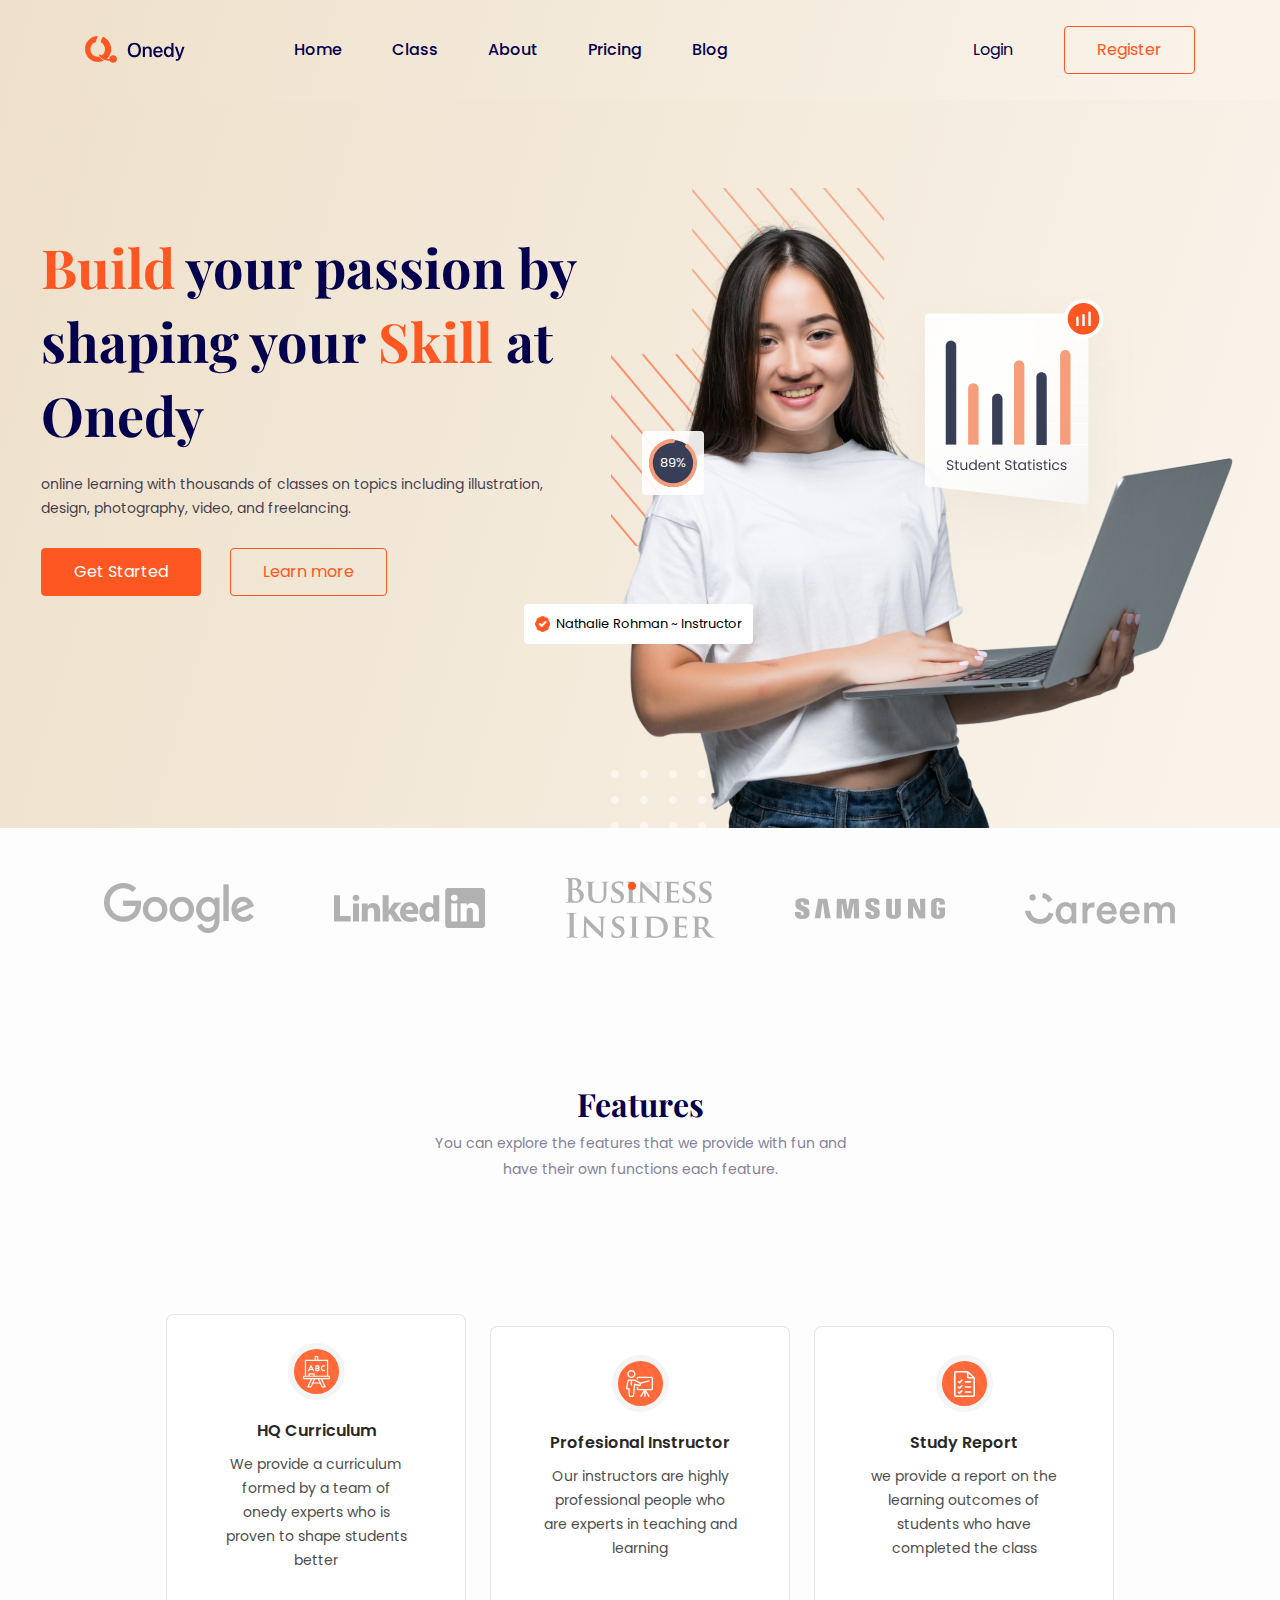
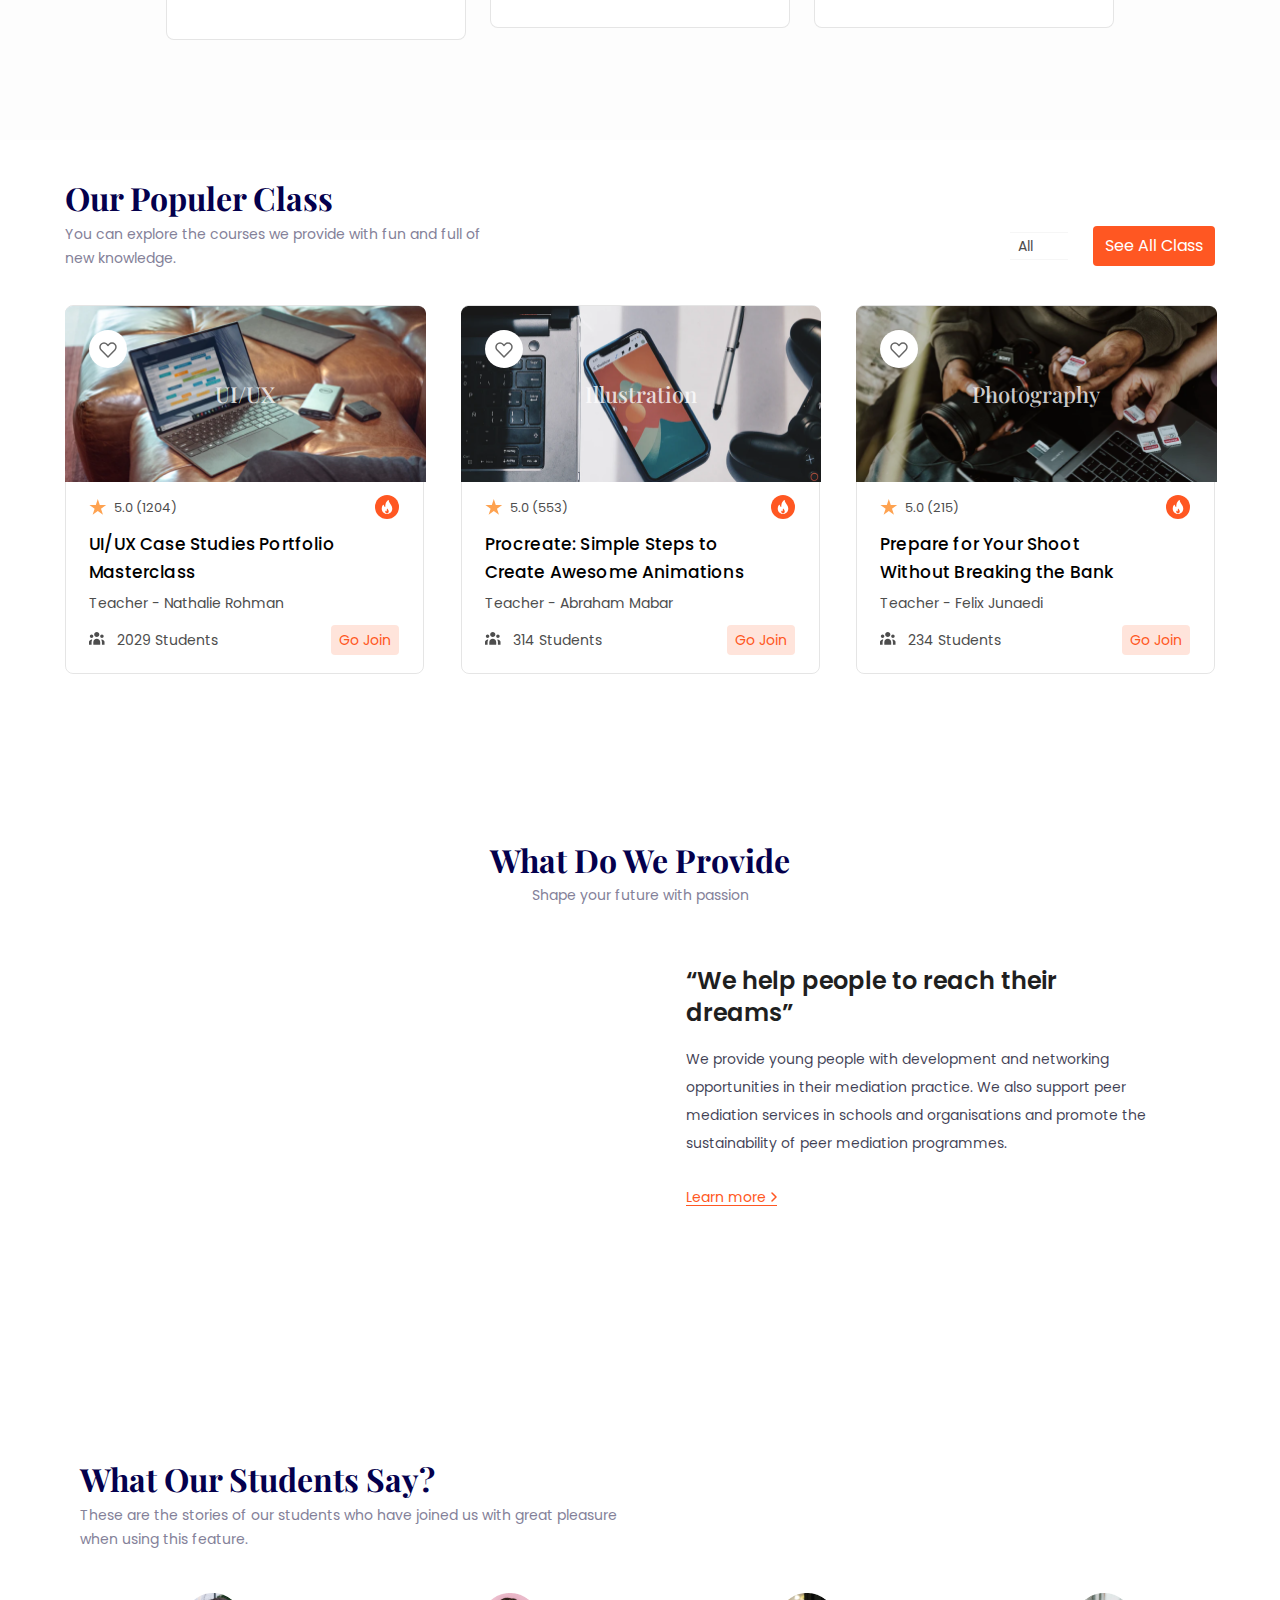
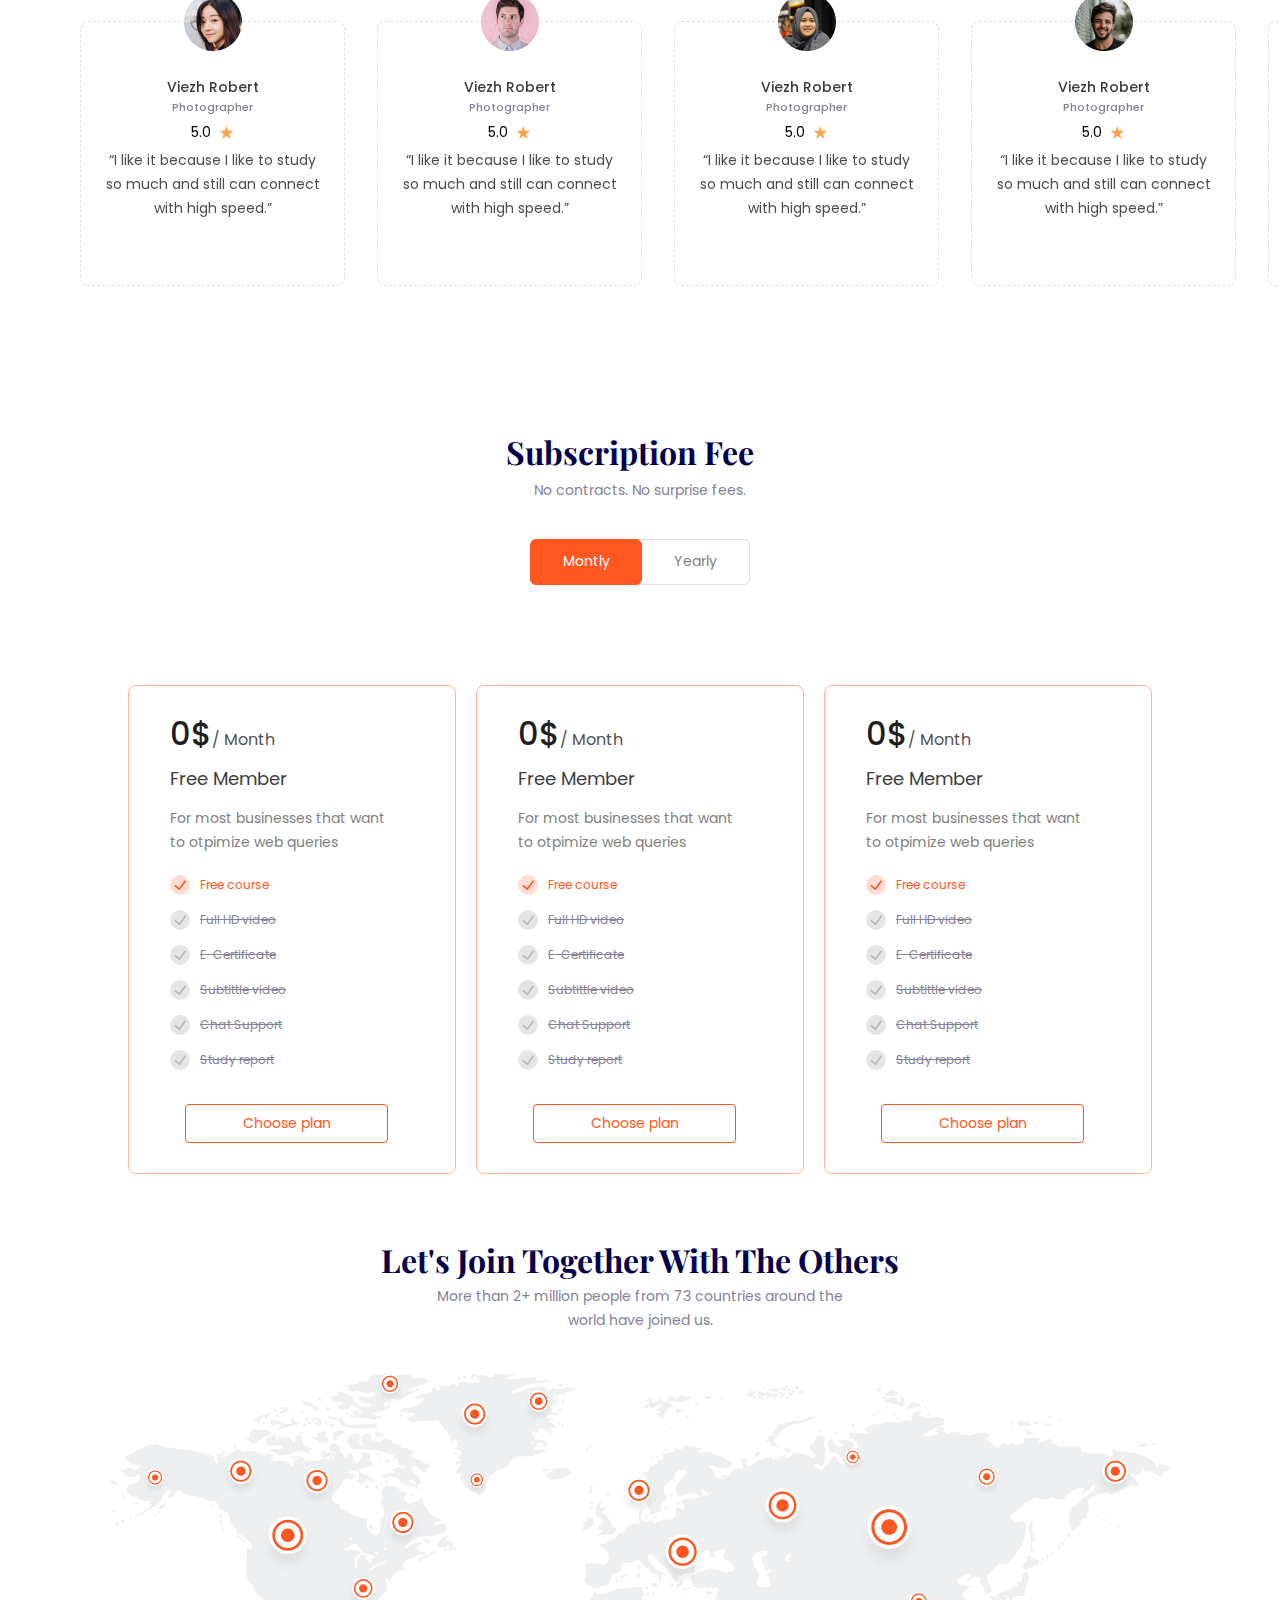
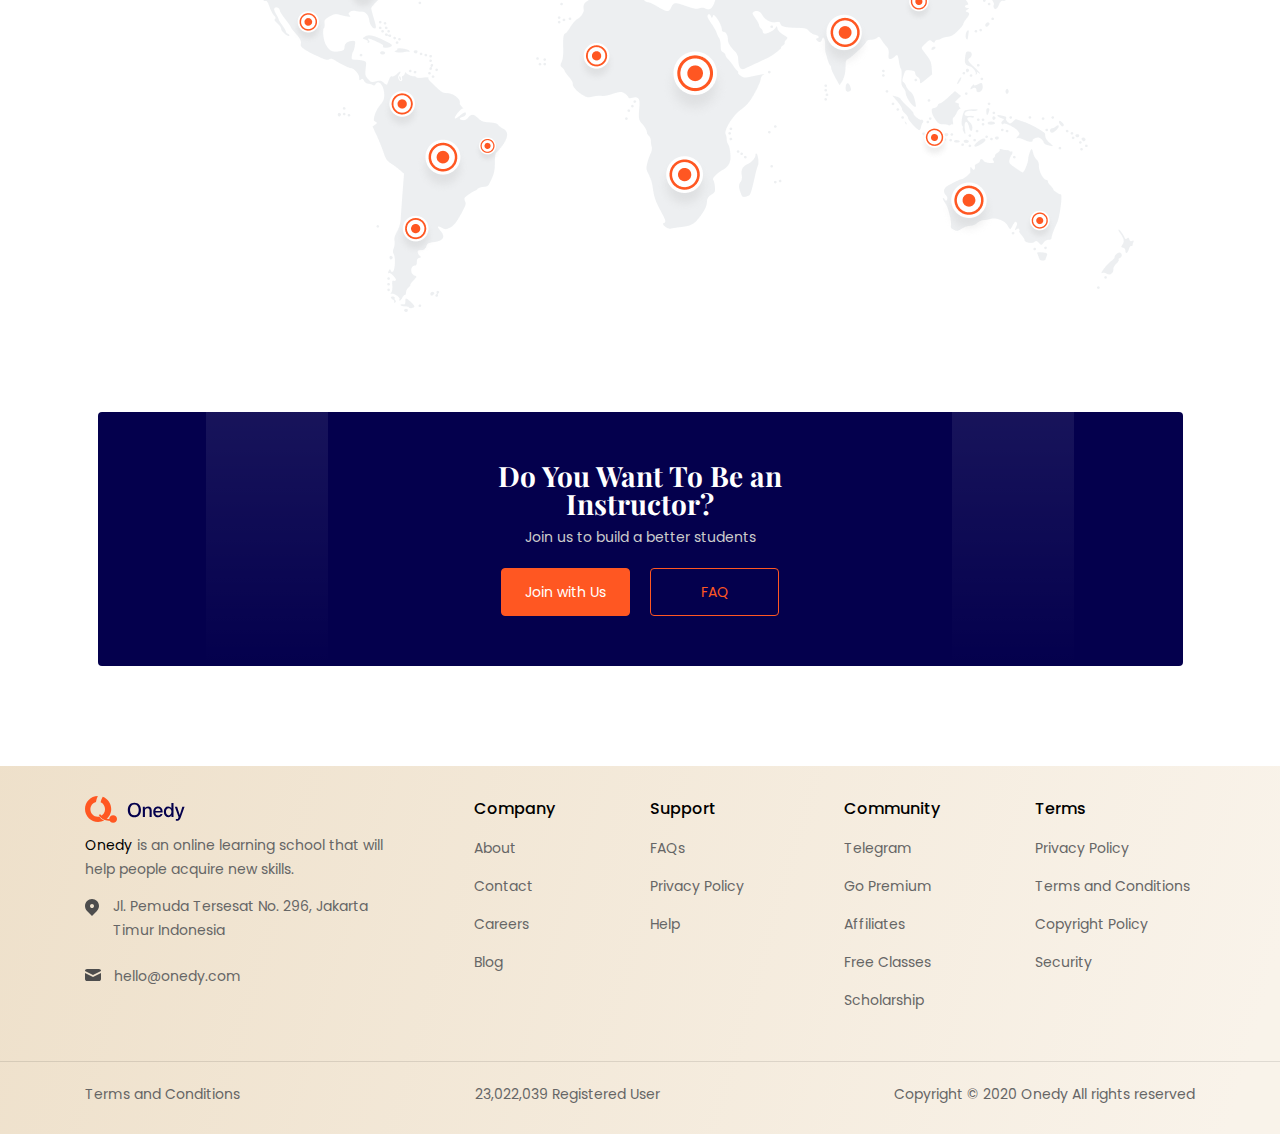
<file: oneDy/index.html>
<!DOCTYPE html>
<html lang="en">

<head>
	<meta charset="UTF-8" />
	<meta http-equiv="X-UA-Compatible" content="IE=edge" />
	<meta name="viewport" content="width=device-width, initial-scale=1.0" />
	<link
		href="https://fonts.googleapis.com/css2?family=Playfair+Display:wght@400;500;600;700&family=Poppins:wght@200;300;500;700&display=swap"
		rel="stylesheet" />
	<link rel="stylesheet" href="https://cdnjs.cloudflare.com/ajax/libs/font-awesome/5.15.3/css/all.min.css"
		integrity="sha512-iBBXm8fW90+nuLcSKlbmrPcLa0OT92xO1BIsZ+ywDWZCvqsWgccV3gFoRBv0z+8dLJgyAHIhR35VZc2oM/gI1w=="
		crossorigin="anonymous" referrerpolicy="no-referrer" />
	<link rel="stylesheet" href="https://unpkg.com/swiper/swiper-bundle.min.css" />
	<link rel="stylesheet" href="css/slick.css">
	<link rel="stylesheet" href="css/main.css" />
	<title>OneDy</title>
</head>

<body>
	<header class="header">
		<div class="header__nav">
			<div class="container">
				<div class="header__inner">
					<div class="header__logo">
						<a href="#">
							<img src="assets/img/logo-web.svg" alt="" />
						</a>
					</div>
					<div class="header__bars">
						<img src="assets/img/bars.svg" alt="">
					</div>
					<div class="header__times">
						<img src="assets/img/times.svg" alt="">
					</div>
					<div class="header__content">
						<ul class="header__menu">
							<li class="header__item">
								<a href="#home" class="header__link">Home</a>
							</li>
							<li class="header__item">
								<a href="#class" class="header__link">Class</a>
							</li>
							<li class="header__item">
								<a href="#about" class="header__link">About</a>
							</li>
							<li class="header__item">
								<a href="#pricing" class="header__link">Pricing</a>
							</li>
							<li class="header__item">
								<a href="#blog" class="header__link">Blog</a>
							</li>
						</ul>
						<div class="header__auth">
							<a href="#login" class="header__btn btn-link">Login</a>
							<a href="#register" class="header__btn btn-outline-link">Register</a>
						</div>
					</div>
				</div>
			</div>
		</div>
		<div class="header__home" id="home">
			<div class="header__home-inner">
				<div class="header__home-content">
					<div class="header__home-title">
						<span>Build</span> your passion by <br>shaping your <span>Skill</span> at <br>Onedy
					</div>
					<div class="header__home-text">
						online learning with thousands of classes on topics including illustration, design, photography,
						video, and freelancing.
					</div>
					<div class="header__home-link">
						<a href="#start" class=" header__btn header__home-btn">Get Started</a>
						<a href="#learn" class=" header__btn header__home-outline-btn">Learn more</a>
					</div>
				</div>
				<div class="header__home-img">
					<div class="header__woman-img">
						<img src="assets/img/asian-woman.png" alt="woman img">
					</div>
					<div class="header__home-circle">
						<img src="assets/img/Ellipse 188.svg" alt="">
						<span>89%</span>
					</div>
					<div class="header__home-rectangle">
						<img src="assets/img/Vector.png" alt="">
						<span>Nathalie Rohman ~ Instructor</span>
					</div>
				</div>
			</div>
		</div>
	</header>

	<section class="company">
		<div class="company__logos">
			<div class="container">
				<div class="company__inner">
					<a href="https://www.google.com/" target="_blank">
						<img src="assets/img/google.png" alt="">
					</a>
					<a href="https://www.linkedin.com/" target="_blank">
						<img src="assets/img/linkedin.png" alt="">
					</a>
					<a href="https://www.businessinsider.com/" target="_blank">
						<img src="assets/img/business-insider.png" alt="">
					</a>
					<a href=" https://www.samsung.com/" target="_blank">
						<img src="assets/img/samsung.png" alt="">
					</a>
					<a href="https://www.careem.com/" target="_blank">
						<img src="assets/img/careem.png" alt="">
					</a>
				</div>
			</div>
		</div>
		<div class="company__features">
			<div class="container">
				<div class="company__features-body">
					<div class="company__features-inner">
						<div class="company__features-title">
							Features
						</div>
						<div class="company__features-text">
							You can explore the features that we provide with fun and have their own functions each feature.
						</div>
					</div>
					<div class="company__features-content">
						<div class="company__features-cards">
							<div class="company__features-card">
								<div class="company__features-card-img">
									<img src="assets/img/card-2.svg" alt="card img 1">
									<img src="assets/img/features-card__bg.png" alt="MAsk group" class="mask__group">
								</div>
								<div class="company__features-card-body">
									<div class="company__features-card-title">
										HQ Curriculum
									</div>
									<div class="company__features-card-text">
										We provide a curriculum formed by a team of onedy experts who is proven to shape students
										better
									</div>
								</div>
							</div>
							<div class="company__features-card">
								<div class="company__features-card-img">
									<img src="assets/img/card-1.svg" alt="card img 1">
									<img src="assets/img/features-card__bg.png" alt="MAsk group" class="mask__group">
								</div>
								<div class="company__features-card-body">
									<div class="company__features-card-title">
										Profesional Instructor
									</div>
									<div class="company__features-card-text">
										Our instructors are highly professional people who are experts in teaching and learning
									</div>
								</div>
							</div>
							<div class="company__features-card">
								<div class="company__features-card-img">
									<img src="assets/img/card-3.svg" alt="card img 1">
									<img src="assets/img/features-card__bg.png" alt="MAsk group" class="mask__group">
								</div>
								<div class="company__features-card-body">
									<div class="company__features-card-title">
										Study Report
									</div>
									<div class="company__features-card-text">
										we provide a report on the learning outcomes of students who have completed the class
									</div>
								</div>
							</div>
						</div>
					</div>
				</div>
			</div>
		</div>
	</section>

	<section id="class" class="class">
		<div class="container">
			<div class="class__header">
				<div class="class__header-title">
					Our Populer Class
				</div>
				<div class="class__header-text">
					<div class="class__header-text-p">
						You can explore the courses we provide with fun and full of new knowledge.
					</div>
					<div class="class__header-text-form">
						<div class="class__header-text-form-dropdown">
							All
						</div>
						<div class="class__header-text-form-select">
							See All Class
						</div>
					</div>
				</div>
			</div>
			<div class="class__body">
				<div class="class__body-cards">
					<div class="class__body-card">
						<div class="class__body-card-img">
							<img src="assets/img/our-class_card_img_01.png" alt="UX/UI img">
							<div class=" class__body-card-text">
								UI/UX
							</div>
						</div>
						<div class="class__body-card-inner">
							<div class="class__body-card-inner-flex">
								<span class="class__body-card-inner-flex-one">
									<img src="assets/img/Star 1.svg" alt="">
									<span>5.0 (1204)</span>
								</span>
								<span class="class__body-card-inner-flex-two">
									<img src="assets/img/fire.svg" alt="">
								</span>
							</div>
							<div class="class__body-card-inner-title">
								<div class="class__body-card-inner-title-title">
									UI/UX Case Studies Portfolio Masterclass
								</div>
								<div class="class__body-card-inner-title-text">
									Teacher - Nathalie Rohman
								</div>
							</div>
							<div class="class__body-card-inner-footer">
								<div class="class__body-card-inner-footer-left">
									<span>
										2029 Students
									</span>
									<a href="#">Go Join</a>
								</div>
							</div>
						</div>
					</div>
					<div class="class__body-card">
						<div class="class__body-card-img">
							<img src="assets/img/our-class_card_img_02.png" alt="UX/UI img">
							<div class=" class__body-card-text">
								Illustration
							</div>
						</div>
						<div class="class__body-card-inner">
							<div class="class__body-card-inner-flex">
								<span class="class__body-card-inner-flex-one">
									<img src="assets/img/Star 1.svg" alt="">
									<span>5.0 (553)</span>
								</span>
								<span class="class__body-card-inner-flex-two">
									<img src="assets/img/fire.svg" alt="">
								</span>
							</div>
							<div class="class__body-card-inner-title">
								<div class="class__body-card-inner-title-title">
									Procreate: Simple Steps to Create Awesome Animations
								</div>
								<div class="class__body-card-inner-title-text">
									Teacher - Abraham Mabar
								</div>
							</div>
							<div class="class__body-card-inner-footer">
								<div class="class__body-card-inner-footer-left">
									<span>
										314 Students
									</span>
									<a href="#">Go Join</a>
								</div>
							</div>
						</div>
					</div>
					<div class="class__body-card">
						<div class="class__body-card-img">
							<img src="assets/img/our-class_card_img_03.png" alt="UX/UI img">
							<div class=" class__body-card-text">
								Photography
							</div>
						</div>
						<div class="class__body-card-inner">
							<div class="class__body-card-inner-flex">
								<span class="class__body-card-inner-flex-one">
									<img src="assets/img/Star 1.svg" alt="">
									<span>5.0 (215)</span>
								</span>
								<span class="class__body-card-inner-flex-two">
									<img src="assets/img/fire.svg" alt="">
								</span>
							</div>
							<div class="class__body-card-inner-title">
								<div class="class__body-card-inner-title-title">
									Prepare for Your Shoot Without Breaking the Bank
								</div>
								<div class="class__body-card-inner-title-text">
									Teacher - Felix Junaedi
								</div>
							</div>
							<div class="class__body-card-inner-footer">
								<div class="class__body-card-inner-footer-left">
									<span>
										234 Students
									</span>
									<a href="#">Go Join</a>
								</div>
							</div>
						</div>
					</div>
				</div>
			</div>
		</div>
	</section>

	<section id="about" class="about">
		<div class="about__wrapper">
			<div class="about__header">
				<div class="about__title">
					What Do We Provide
				</div>
				<div class="about__text">
					Shape your future with passion
				</div>
			</div>
			<div class="about__body">
				<div class="about__body-left">
					<iframe src="https://www.youtube.com/embed/tZrpoSUQCJ0" title="YouTube video player" frameborder="0"
						allowfullscreen>
					</iframe>
					<div class="about__body-left circle">

					</div>
				</div>
				<div class="about__body-right">
					<div class="about__body-right-header">
						“We help people to reach their dreams”
					</div>
					<div class="about__body-right-body">
						We provide young people with development and networking opportunities in their mediation practice. We
						also support peer mediation services in schools and organisations and promote the sustainability of
						peer mediation programmes.
					</div>
					<div class="about__body-right-footer">
						<a href="#">Learn more</a>
					</div>
				</div>
			</div>
		</div>
	</section>

	<section id="pricing" class="pricing">
		<div class="pricing__container">
			<div class="pricing__header">
				<div class="pricing__title">
					What Our Students Say?
				</div>
				<div class="pricing__text">
					These are the stories of our students who have joined us with great pleasure when using this feature.
				</div>
			</div>
			<div class="pricing__body swiper-container ">
				<div class="pricing__cards swiper-wrapper">
					<div class="pricing__card swiper-slide">
						<div class="pricing__card-img">
							<img src="assets/img/student-img_01.png" alt="student img">
						</div>
						<div class="pricing__card-body">
							<div class="pricing__card-body-title">
								Viezh Robert
								<span>Photographer</span>
							</div>
							<div class="pricing__card-body-icon">
								<span>5.0</span>
								<img src="assets/img/Star 1.svg" alt="Start img">
							</div>
							<div class="pricing__card-body-text">
								“I like it because I like to study so much and still can connect with high speed.”
							</div>
						</div>
					</div>
					<div class="pricing__card swiper-slide">
						<div class="pricing__card-img">
							<img src="assets/img/student-img_02.png" alt="student img">
						</div>
						<div class="pricing__card-body">
							<div class="pricing__card-body-title">
								Viezh Robert
								<span>Photographer</span>
							</div>
							<div class="pricing__card-body-icon">
								<span>5.0</span>
								<img src="assets/img/Star 1.svg" alt="Start img">
							</div>
							<div class="pricing__card-body-text">
								“I like it because I like to study so much and still can connect with high speed.”
							</div>
						</div>
					</div>
					<div class="pricing__card swiper-slide">
						<div class="pricing__card-img">
							<img src="assets/img/student-img_03.png" alt="student img">
						</div>
						<div class="pricing__card-body">
							<div class="pricing__card-body-title">
								Viezh Robert
								<span>Photographer</span>
							</div>
							<div class="pricing__card-body-icon">
								<span>5.0</span>
								<img src="assets/img/Star 1.svg" alt="Start img">
							</div>
							<div class="pricing__card-body-text">
								“I like it because I like to study so much and still can connect with high speed.”
							</div>
						</div>
					</div>
					<div class="pricing__card swiper-slide">
						<div class="pricing__card-img">
							<img src="assets/img/student-img_04.png" alt="student img">
						</div>
						<div class="pricing__card-body">
							<div class="pricing__card-body-title">
								Viezh Robert
								<span>Photographer</span>
							</div>
							<div class="pricing__card-body-icon">
								<span>5.0</span>
								<img src="assets/img/Star 1.svg" alt="Start img">
							</div>
							<div class="pricing__card-body-text">
								“I like it because I like to study so much and still can connect with high speed.”
							</div>
						</div>
					</div>
					<div class="pricing__card swiper-slide">
						<div class="pricing__card-img">
							<img src="assets/img/student-img_01.png" alt="student img">
						</div>
						<div class="pricing__card-body">
							<div class="pricing__card-body-title">
								Viezh Robert
								<span>Photographer</span>
							</div>
							<div class="pricing__card-body-icon">
								<span>5.0</span>
								<img src="assets/img/Star 1.svg" alt="Start img">
							</div>
							<div class="pricing__card-body-text">
								“I like it because I like to study so much and still can connect with high speed.”
							</div>
						</div>
					</div>
					<div class="pricing__card swiper-slide">
						<div class="pricing__card-img">
							<img src="assets/img/student-img_02.png" alt="student img">
						</div>
						<div class="pricing__card-body">
							<div class="pricing__card-body-title">
								Viezh Robert
								<span>Photographer</span>
							</div>
							<div class="pricing__card-body-icon">
								<span>5.0</span>
								<img src="assets/img/Star 1.svg" alt="Start img">
							</div>
							<div class="pricing__card-body-text">
								“I like it because I like to study so much and still can connect with high speed.”
							</div>
						</div>
					</div>
					<div class="pricing__card swiper-slide">
						<div class="pricing__card-img">
							<img src="assets/img/student-img_03.png" alt="student img">
						</div>
						<div class="pricing__card-body">
							<div class="pricing__card-body-title">
								Viezh Robert
								<span>Photographer</span>
							</div>
							<div class="pricing__card-body-icon">
								<span>5.0</span>
								<img src="assets/img/Star 1.svg" alt="Start img">
							</div>
							<div class="pricing__card-body-text">
								“I like it because I like to study so much and still can connect with high speed.”
							</div>
						</div>
					</div>
				</div>
				<div class="swiper-pagination"></div>
			</div>
		</div>
	</section>

	<section class="subscription">
		<div class="container">
			<div class="subscription__container">

				<div class="subscription__card-header">
					<div class="subscription__card-title">Subscription Fee</div>
					<div class="subscription__card-text">No contracts. No surprise fees.</div>
					<div class="subscription__card-btn-group">
						<a href="#" class="subscription__card-btn-group-btn btn-left">Montly</a>
						<a href="#" class="subscription__card-btn-group-btn btn-right">Yearly</a>
					</div>
				</div>

				<div class="subscription__cards">
					<div class="subscription__card">
						<div class="subscription__header">
							<div class="subscription__title"><span>0$</span>/ Month</div>
							<div class="subscription__text">Free Member</div>
							<div class="subscription__must">For most businesses that want to otpimize web queries</div>
						</div>
						<div class="subscription__body">
							<div class="subscription__line">
								<div class="image images"><img src="assets/img/colorCheck.svg" alt="checked"></div>
								<span>Free course</span>
							</div>
							<div class="subscription__line">
								<div class="image"><img src="assets/img/check.svg" alt="checked"></div>
								<del>Full HD video</del>
							</div>
							<div class="subscription__line">
								<div class="image"><img src="assets/img/check.svg" alt="checked"></div> <del>E-Certificate</del>
							</div>
							<div class="subscription__line">
								<div class="image"><img src="assets/img/check.svg" alt="checked"></div> <del>Subtittle
									video</del>
							</div>
							<div class="subscription__line">
								<div class="image"><img src="assets/img/check.svg" alt="checked"></div> <del>Chat Support</del>
							</div>
							<div class="subscription__line">
								<div class="image"><img src="assets/img/check.svg" alt="checked"></div> <del>Study report </del>
							</div>
						</div>
						<div class="subscription__footer">
							<a href="#">Choose plan</a>
						</div>
					</div>
					<div class="subscription__card">
						<div class="subscription__header">
							<div class="subscription__title"><span>0$</span>/ Month</div>
							<div class="subscription__text">Free Member</div>
							<div class="subscription__must">For most businesses that want to otpimize web queries</div>
						</div>
						<div class="subscription__body">
							<div class="subscription__line">
								<div class="image images"><img src="assets/img/colorCheck.svg" alt="checked"></div>
								<span>Free course</span>
							</div>
							<div class="subscription__line">
								<div class="image"><img src="assets/img/check.svg" alt="checked"></div>
								<del>Full HD video</del>
							</div>
							<div class="subscription__line">
								<div class="image"><img src="assets/img/check.svg" alt="checked"></div> <del>E-Certificate</del>
							</div>
							<div class="subscription__line">
								<div class="image"><img src="assets/img/check.svg" alt="checked"></div> <del>Subtittle
									video</del>
							</div>
							<div class="subscription__line">
								<div class="image"><img src="assets/img/check.svg" alt="checked"></div> <del>Chat Support</del>
							</div>
							<div class="subscription__line">
								<div class="image"><img src="assets/img/check.svg" alt="checked"></div> <del>Study report </del>
							</div>
						</div>
						<div class="subscription__footer">
							<a href="#">Choose plan</a>
						</div>
					</div>
					<div class="subscription__card">
						<div class="subscription__header">
							<div class="subscription__title"><span>0$</span>/ Month</div>
							<div class="subscription__text">Free Member</div>
							<div class="subscription__must">For most businesses that want to otpimize web queries</div>
						</div>
						<div class="subscription__body">
							<div class="subscription__line">
								<div class="image images"><img src="assets/img/colorCheck.svg" alt="checked"></div>
								<span>Free course</span>
							</div>
							<div class="subscription__line">
								<div class="image"><img src="assets/img/check.svg" alt="checked"></div>
								<del>Full HD video</del>
							</div>
							<div class="subscription__line">
								<div class="image"><img src="assets/img/check.svg" alt="checked"></div> <del>E-Certificate</del>
							</div>
							<div class="subscription__line">
								<div class="image"><img src="assets/img/check.svg" alt="checked"></div> <del>Subtittle
									video</del>
							</div>
							<div class="subscription__line">
								<div class="image"><img src="assets/img/check.svg" alt="checked"></div> <del>Chat Support</del>
							</div>
							<div class="subscription__line">
								<div class="image"><img src="assets/img/check.svg" alt="checked"></div> <del>Study report </del>
							</div>
						</div>
						<div class="subscription__footer">
							<a href="#">Choose plan</a>
						</div>
					</div>
				</div>
			</div>
		</div>


	</section>

	<!--<section id="blog" class="blog">
		<div class="blog__container">
			<div class="blog__header">
				<div class="blog__title">Explore Our Blogs</div>
				<div class="blog__text">These are articles written by teachers from Onedy that will help you in learning,
					living life, and self-awareness
				</div>
			</div>
			<div class="blog__body swiper-container">
				<div class="blog__inner swiper-wrapper">
					<div class="blog__card swiper-slide">
						<div class="blog__img">
							<img src="./assets/img/blogs_img_01.png" alt="">
						</div>
						<div class="blog__right">
							<div class="blog__line-1">
								<span>SELF-IMPROVEMENT</span>
								<span>3 days ago</span>
							</div>
							<div class="blog__line-2">
								What 10 things have you stopped doing in your life?
							</div>
							<div class="blog__line-3">
								What 10 things have you stopped doing in your life? Our brains aren’t designed to process all
								the news...
							</div>
							<div class="blog__line-4">
								<div class="blog__line-4-left">
									<img src="assets/img/Avatar_01.png" alt="">
									<span>Alexis Megami</span>
								</div>
								<div class="blog__line-4-right">
									<a href="#">Read more </a>
								</div>
							</div>
						</div>
					</div>
					<div class="blog__card swiper-slide">
						<div class="blog__img">
							<img src="./assets/img/blogs_img_02.png" alt="">
						</div>
						<div class="blog__right">
							<div class="blog__line-1">
								<span>PRODUCTIVITY</span>
								<span>3 days ago</span>
							</div>
							<div class="blog__line-2">
								What is the most useful life hack in studying?
							</div>
							<div class="blog__line-3">
								We hear it around us all the time. Elon Musk works 14 hours per day. Marissa Mayer works 130
								hours per...
							</div>
							<div class="blog__line-4">
								<div class="blog__line-4-left">
									<img src="assets/img/Avatar_02.png" alt="">
									<span>Glenn Raders</span>
								</div>
								<div class="blog__line-4-right">
									<a href="#">Read more </a>
								</div>
							</div>
						</div>
					</div>
					<div class="blog__card swiper-slide">
						<div class="blog__img">
							<img src="./assets/img/blogs_img_01.png" alt="">
						</div>
						<div class="blog__right">
							<div class="blog__line-1">
								<span>SELF-IMPROVEMENT</span>
								<span>3 days ago</span>
							</div>
							<div class="blog__line-2">
								What 10 things have you stopped doing in your life?
							</div>
							<div class="blog__line-3">
								What 10 things have you stopped doing in your life? Our brains aren’t designed to process all
								the news...
							</div>
							<div class="blog__line-4">
								<div class="blog__line-4-left">
									<img src="assets/img/Avatar_01.png" alt="">
									<span>Alexis Megami</span>
								</div>
								<div class="blog__line-4-right">
									<a href="#">Read more </a>
								</div>
							</div>
						</div>
					</div>
				</div>
				<div class="swiper-pagination"></div>

				<div class="swiper-button-prev"></div>
				<div class="swiper-button-next"></div>
			</div>
		</div>
	</section> -->

	<section class="map">
		<div class="map__container">
			<div class="map__header">
				<div class="map__title">let's join together with the others</div>
				<div class="map__text">More than 2+ million people from 73 countries around the world have joined us.</div>
			</div>
			<div class="map__body">
				<img src="assets/img/map-global.png" alt="map">
			</div>
		</div>
		<div class="instructor">
			<div class="instructor__container">
				<div class="instructor__left">

				</div>
				<div class="instructor__middle">
					<div class="instructor__title">
						Do You Want To Be an Instructor?
					</div>
					<div class="instructor__text">
						Join us to build a better students
					</div>
					<div class="instructor__btn">
						<a href="#" class="instructor__link btn">Join with Us</a>
						<a href="#" class="instructor__outline-link btn">FAQ</a>
					</div>
				</div>
				<div class="instructor__right">
				</div>
			</div>
		</div>
	</section>

	<footer class="footer">
		<div class="container">
			<div class="footer__wrapper">
				<div class="footer__inner">
					<div class="footer__inner-logo">
						<img src="./assets/img/logo-web.svg" alt="Logo">
					</div>
					<div class="footer__inner-title">
						<span>Onedy</span>is an online learning school that will help people acquire new skills.
					</div>
					<div class="footer__inner-location">
						<img src="assets/img/location.svg" alt="location.svg">
						<span>Jl. Pemuda Tersesat No. 296, Jakarta Timur Indonesia</span>
					</div>
					<div class="footer__inner-email">
						<img src="assets/img/email.svg" alt="email.svg">
						<span>hello@onedy.com</span>
					</div>
				</div>
				<div class="footer__content">
					<div class="footer__content-one">
						<h2>Company</h2>
						<a href="#about">About</a>
						<a href="#contact">Contact</a>
						<a href="#careers">Careers </a>
						<a href="#blog">Blog</a>
					</div>
					<div class="footer__content-two">
						<h2>Support</h2>
						<a href="#">FAQs</a>
						<a href="#">Privacy Policy</a>
						<a href="#">Help </a>
					</div>
					<div class="footer__content-three">
						<h2>Community</h2>
						<a href="#">Telegram</a>
						<a href="#">Go Premium</a>
						<a href="#">Affiliates </a>
						<a href="#">Free Classes</a>
						<a href="#">Scholarship</a>
					</div>
					<div class="footer__content-four">
						<h2>Terms</h2>
						<a href="#">Privacy Policy</a>
						<a href="#">Terms and Conditions</a>
						<a href="#">Copyright Policy </a>
						<a href="#">Security</a>
					</div>
				</div>
			</div>
		</div>
		<div class="footer__line"></div>
		<div class="container">
			<div class="footer__footer">
				<div class="footer__first">
					Terms and Conditions
				</div>
				<div class="footer__second">
					23,022,039 Registered User
				</div>
				<div class="footer__three">
					Copyright © 2020 Onedy All rights reserved
				</div>
			</div>
		</div>
	</footer>
	<script src="https://ajax.googleapis.com/ajax/libs/jquery/3.6.0/jquery.min.js"></script>
	<script src="https://unpkg.com/swiper/swiper-bundle.min.js"></script>
	<script src=" js/main.js"> </script>
</body>

</html>
</file>
<file: oneDy/css/main.css>
*, *::after, *::before {
  font-family: "Poppins", sans-serif;
  scroll-behavior: smooth;
  box-sizing: border-box;
  user-select: none;
  margin: 0;
  padding: 0;
  border: 0;
}

:focus, :active, a:focus, a:hover {
  outline: none;
}

a {
  text-decoration: none;
}

ul, ol, li {
  list-style-type: none;
}

nav, footer, header {
  display: block;
}

html, body {
  width: 100%;
  height: 100%;
  font-size: 14px;
  line-height: 1;
  -ms-text-size-adjust: 100%;
  -moz-text-size-adjust: 100%;
  -webkit-text-size-adjust: 100%;
}

h1, h2, h3, h4, h5, h6 {
  font-size: inherit;
  font-weight: inherit;
}

button {
  cursor: pointer;
}

button::-moz-focus-inner {
  padding: 0;
  border: 0;
}

button, input, textarea {
  font-family: "Poppins", sans-serif;
}

input::-ms-clear {
  display: none;
}

img {
  vertical-align: top;
}

.container {
  max-width: 1150px;
  padding: 0 20px;
  margin: 0 auto;
  width: 100%;
}

.header {
  width: 100%;
  background: linear-gradient(106.24deg, #EEE0CA -1.25%, #F9F3EA 96.26%);
}
.header__nav {
  top: 0;
  left: 0;
  width: 100%;
  z-index: 555;
  min-height: 100px;
  background: linear-gradient(106.24deg, #EEE0CA -1.25%, #F9F3EA 96.26%);
  display: flex;
  justify-content: center;
  align-items: center;
}
.header__inner {
  display: flex;
  justify-content: space-between;
  align-items: center;
}
.header__logo {
  width: 15%;
  display: flex;
  justify-content: flex-start;
  align-items: center;
}
.header__bars, .header__times {
  cursor: pointer;
  display: none;
}
.header__content {
  width: 85%;
  margin-left: 50px;
  display: flex;
  justify-content: space-between;
  align-items: center;
}
.header__menu {
  display: flex;
  justify-content: center;
  align-items: center;
}
.header__item {
  margin: 0 25px;
}
.header__item:first-child {
  margin-left: 0;
}
.header__item:last-child {
  margin-right: 0;
}
.header__link {
  color: #04004D;
  position: relative;
  font-weight: 500;
  line-height: 16px;
  font-size: 16px;
}
.header__link::before {
  content: "";
  position: absolute;
  top: 0;
  left: 0;
  width: 100%;
  height: 3px;
  background: #ff5722;
  border-radius: 1px 1px 3px 3px;
  transform: translateY(-5px);
  opacity: 0;
  transition: all 200ms ease-in-out;
}
.header__link::after {
  content: "";
  position: absolute;
  bottom: 0;
  left: 50%;
  width: 8px;
  height: 8px;
  background: #ff5722;
  border-radius: 50%;
  transform: translateX(-50%);
  transition: all 200ms ease-in-out;
  opacity: 0;
}
.header__link:hover {
  font-weight: 510;
}
.header__link:hover::before {
  opacity: 1;
  transform: translateY(-38px);
}
.header__link:hover::after {
  bottom: -12px;
  opacity: 1;
}
.header__auth {
  display: flex;
  justify-content: space-between;
  align-items: center;
}
.header__btn {
  color: #FF5722;
  padding: 15px 32px;
  display: inline-block;
  border: 1px solid #FF5722;
  border-radius: 4px;
  font-weight: normal;
  line-height: 16px;
  font-size: 16px;
}
.header__btn.btn-link {
  width: 131.58px;
  text-align: center;
  color: #04004D;
  margin-right: 5px;
  border-color: transparent;
}
.header__btn.btn-link:hover {
  color: #FF5722;
  border-color: #FF5722;
  transition: border-color 400ms ease-in-out;
}
.header__home {
  max-width: 1352px;
  margin: 0 auto;
  padding: 0 47px 0 41px;
}
.header__home-inner {
  padding-top: 88px;
  display: flex;
  justify-content: space-between;
  align-items: flex-start;
}
.header__home-content {
  max-width: 546px;
  margin-top: 42px;
}
.header__home-title {
  color: #04004D;
  font-family: "Playfair Display", serif;
  font-weight: bold;
  line-height: 74px;
  font-size: 54px;
}
.header__home-title span {
  color: #FF5722;
  font-family: "Playfair Display", serif;
}
.header__home-text {
  padding: 20px 0px 0px 0px;
  color: rgba(1, 0, 26, 0.75);
  font-weight: normal;
  line-height: 24px;
  font-size: 14px;
}
.header__home-link {
  padding-top: 28px;
  padding-bottom: 30px;
}
.header__home-btn {
  margin-right: 25px;
  color: #fff;
  background: #FF5722;
}
.header__home-img {
  position: relative;
  max-width: 622px;
}
.header__woman-img {
  width: 100%;
}
.header__woman-img img {
  width: 100%;
}
.header__home-circle {
  position: absolute;
  top: 38%;
  left: 5%;
  width: 10%;
  height: 10%;
  border-radius: 4px;
  background-color: rgba(255, 255, 255, 0.9);
  display: flex;
  justify-content: center;
  align-items: center;
}
.header__home-circle img {
  position: absolute;
  top: 50%;
  left: 50%;
  transform: translate(-50%, -50%);
}
.header__home-circle span {
  width: 74%;
  height: 74%;
  color: #fff;
  border-radius: 50%;
  background-color: #383E56;
  font-weight: normal;
  line-height: 14px;
  font-size: 13px;
  display: flex;
  justify-content: center;
  align-items: center;
}
.header__home-rectangle {
  top: 65%;
  left: -14%;
  max-width: 38%;
  padding: 12px 11px;
  position: absolute;
  background-color: #fff;
  border-radius: 4px;
  display: flex;
  justify-content: center;
  align-items: center;
}
.header__home-rectangle img {
  width: 16px;
  height: 16px;
}
.header__home-rectangle span {
  font-weight: normal;
  line-height: 14px;
  font-size: 13px;
  margin-left: 5px;
}

@media (min-width: 992px) {
  .header__times, .header__bars {
    display: none !important;
  }
}
@media (min-width: 993px) and (max-width: 1201px) {
  .header__home-inner {
    align-items: flex-start;
  }
  .header__home-content {
    max-width: 440px;
  }
  .header__home-title {
    font-weight: bold;
    line-height: 62px;
    font-size: 42px;
  }
  .header__home-circle {
    left: 25%;
    width: 9%;
    height: 11%;
  }
  .header__home-circle img {
    width: 88%;
  }
  .header__home-circle span {
    width: 82%;
    height: 82%;
    font-size: 10px;
  }
  .header__home-rectangle {
    left: 6%;
    max-width: 40%;
    padding: 6px;
  }
  .header__home-rectangle span {
    font-size: 10px;
  }
  .header__woman-img {
    width: 80%;
    float: right;
  }
  .header__woman-img img {
    width: 100%;
  }
}
@media (max-width: 992px) {
  .header {
    background: linear-gradient(106.24deg, #EEE0CA -1.25%, #F9F3EA 96.26%);
  }
  .header__nav {
    z-index: 5;
    width: 100%;
    position: fixed;
  }
  .header__bars {
    display: inline-block;
  }
  .header__content {
    left: 0;
    top: 0;
    width: 100%;
    z-index: -1;
    margin-left: 0px;
    padding-top: 100px;
    position: absolute;
    flex-direction: column;
    background: linear-gradient(106.24deg, #EEE0CA -1.25%, #F9F3EA 96.26%);
    transform: translateY(-100%);
    transition: all 400ms ease-in-out;
  }
  .header__content.active {
    transform: translateY(0);
    transition: all 400ms ease-in-out;
  }
  .header__menu {
    flex-direction: column;
    width: 100%;
  }
  .header__item {
    margin: 20px 0;
    width: 100%;
    display: flex;
    justify-content: center;
    align-items: center;
  }
  .header__link:hover::before {
    transform: translateY(-15px);
    transition: all 300ms ease-in-out;
  }
  .header__link:hover::after {
    bottom: -15px !important;
    transition: all 300ms ease-in-out;
  }
  .header__auth {
    flex-direction: column;
    padding-bottom: 20px;
  }
  .header__btn.btn-link {
    margin: 15px 0;
    border-color: #FF5722;
    color: #FF5722;
  }
}
@media (min-width: 851px) and (max-width: 992px) {
  .header__home-inner {
    align-items: center;
  }
  .header__home-content {
    max-width: 360px;
  }
  .header__home-title {
    font-weight: bold;
    line-height: 52px;
    font-size: 34px;
  }
  .header__home-circle {
    left: 22%;
    width: 10%;
    height: 10%;
  }
  .header__home-circle img {
    width: 86%;
  }
  .header__home-circle span {
    width: 80%;
    height: 81%;
    font-size: 10px;
  }
  .header__home-rectangle {
    left: 8%;
    max-width: 56%;
    padding: 6px 2px;
  }
  .header__home-rectangle img {
    width: 12px;
    height: 12px;
  }
  .header__home-rectangle span {
    font-size: 10px;
  }
  .header__woman-img {
    width: 100%;
    float: right;
  }
  .header__woman-img img {
    width: 100%;
    margin-left: 47px;
  }
}
@media (min-width: 773px) and (max-width: 850px) {
  .header__home-inner {
    align-items: center;
  }
  .header__home-title {
    font-weight: bold;
    line-height: 58px;
    font-size: 38px;
  }
  .header__home-circle {
    left: 27%;
    width: 10%;
    height: 10%;
  }
  .header__home-circle img {
    width: 86%;
  }
  .header__home-circle span {
    width: 82%;
    height: 82%;
    font-size: 8px;
  }
  .header__home-rectangle {
    left: 8%;
    max-width: 56%;
    padding: 6px 2px;
  }
  .header__home-rectangle img {
    width: 12px;
    height: 12px;
  }
  .header__home-rectangle span {
    font-size: 10px;
  }
  .header__woman-img {
    width: 100%;
    float: right;
  }
  .header__woman-img img {
    width: 100%;
    margin-left: 47px;
  }
}
@media (max-width: 772px) {
  .header__home-inner {
    align-items: center;
    flex-wrap: wrap;
  }
  .header__home-content {
    margin: 50px auto;
  }
  .header__woman-img {
    margin: 0 auto;
  }
}
@media (min-width: 626px) and (max-width: 772px) {
  .header__home-circle img {
    width: 90%;
  }
  .header__home-circle span {
    width: 82%;
    height: 82%;
    font-size: 12px;
  }
  .header__home-rectangle {
    left: -4%;
    max-width: 45%;
  }
}
@media screen and (max-width: 538px) {
  .header__home-rectangle {
    max-width: 43%;
  }
}
@media (min-width: 450px) and (max-width: 625px) {
  .header__home-content {
    max-width: 400px;
  }
  .header__home-title {
    font-weight: bold;
    line-height: 54px;
    font-size: 36px;
  }
  .header__home-circle img {
    width: 91%;
  }
  .header__home-circle span {
    font-size: 10px;
    width: 88%;
    height: 88%;
  }
  .header__home-rectangle {
    left: -4%;
    max-width: 45%;
    padding: 6px 4px;
  }
  .header__home-rectangle img {
    width: 12px;
    height: 12px;
  }
  .header__home-rectangle span {
    font-size: 9px;
  }
}
@media (max-width: 449px) {
  body {
    overflow-x: hidden;
  }

  .header__home-content {
    max-width: 290px;
  }
  .header__home-title {
    font-weight: bold;
    line-height: 44px;
    font-size: 21px;
  }
  .header__home-text {
    font-size: 12px;
  }
  .header__home-link {
    text-align: center;
  }
  .header__home-link a {
    padding: 12px 24px;
  }
  .header__home-link a:first-child {
    margin-right: 0;
  }
  .header__home-link a:last-child {
    margin-top: 10px;
  }
  .header__home-circle {
    height: 11%;
    width: 12%;
  }
  .header__home-circle img {
    width: 89%;
  }
  .header__home-circle span {
    font-size: 8px;
    width: 86%;
    height: 88%;
  }
  .header__home-rectangle {
    left: -14%;
    max-width: 72%;
    padding: 4px 3px;
  }
  .header__home-rectangle img {
    width: 12px;
    height: 12px;
  }
  .header__home-rectangle span {
    font-size: 9px;
    padding-top: 1px;
  }
}
.company {
  background: #FDFDFD;
}
.company__logos {
  min-height: 160px;
  display: flex;
  justify-content: center;
  align-items: center;
}
.company__inner {
  margin-left: 19px;
  margin-right: 20px;
  display: flex;
  justify-content: space-between;
  align-items: center;
}
.company__features {
  padding: 100px 0px;
}
.company__features-body {
  max-width: 948px;
  margin: 0 auto;
}
.company__features-inner {
  margin: 0 auto;
  display: block;
  max-width: 428px;
  padding-bottom: 42px;
}
.company__features-title {
  color: #04004D;
  text-align: center;
  font-weight: 700;
  line-height: 32px;
  font-size: 32px;
  font-family: "Playfair Display", serif;
}
.company__features-text {
  color: #848199;
  padding-top: 10px;
  text-align: center;
  font-weight: 400;
  line-height: 26px;
  font-size: 14px;
}
.company__features-content {
  padding-top: 90px;
}
.company__features-cards {
  display: flex;
  justify-content: space-between;
  align-items: center;
  flex: wrap;
}
.company__features-card {
  cursor: pointer;
  max-width: 300px;
  min-height: 300px;
  text-align: center;
  background-color: #fff;
  padding: 28px 52px 0px 52px;
  border-radius: 8px;
  transition: all 600ms ease-in-out;
  border: 1px solid rgba(0, 0, 0, 0.1);
}
.company__features-card:hover {
  background-color: #FF5722;
  transform: translateY(-48px);
  transition: all 400ms ease-in-out;
}
.company__features-card:hover .company__features-card-body .company__features-card-title,
.company__features-card:hover .company__features-card-body .company__features-card-text {
  color: #fff;
}
.company__features-card:hover .company__features-card-img .mask__group {
  top: 0;
  left: -120px;
  z-index: 8888888;
}
.company__features-card-img {
  height: 57px;
  width: 57px;
  margin: 0 auto;
  position: relative;
  border-radius: 50%;
  background: #FF5722;
  border: 6px solid #f5f5f5;
  opacity: 0.9;
  z-index: 0;
  display: flex;
  justify-content: center;
  align-items: center;
}
.company__features-card-img .mask__group {
  position: absolute;
  z-index: 0;
}
.company__features-card-body {
  padding: 24px 0px 67px 0;
}
.company__features-card-title {
  font-weight: 600;
  line-height: 14px;
  font-size: 16px;
  z-index: 999;
  color: #262626;
}
.company__features-card-text {
  z-index: 999;
  color: #4D4D4D;
  max-width: 196px;
  padding-top: 14px;
  text-align: center;
  font-weight: normal;
  line-height: 24px;
  font-size: 14px;
}

@media (max-width: 992px) {
  .company__inner {
    flex-wrap: wrap;
  }
  .company__inner a {
    margin: 30px auto 0;
  }
  .company__inner a img {
    width: 100%;
  }
  .company__features-cards {
    flex-wrap: wrap;
  }
  .company__features-card {
    margin: 60px auto 0;
  }
}
.class {
  padding-top: 42px;
}
.class .container {
  padding: 0;
}
.class__header-title {
  color: #04004D;
  letter-spacing: 2%;
  font-weight: 700;
  line-height: 32px;
  font-size: 32px;
  font-family: "Playfair Display", serif;
}
.class__header-text {
  margin: 8px 0 35px 0;
  display: flex;
  justify-content: space-between;
  align-items: center;
}
.class__header-text-p {
  max-width: 428px;
  color: #848199;
  text-align: start;
  font-weight: 400;
  line-height: 24px;
  font-size: 14px;
}
.class__header-text-form {
  display: flex;
  justify-content: space-between;
  align-items: center;
}
.class__header-text-form-dropdown {
  width: 58px;
  padding: 5px 8px;
  font-weight: normal;
  line-height: 16px;
  font-size: 14px;
  color: #4D4D4D;
  border-top: 0.8px solid #f6f6f6;
  border-bottom: 1px solid #f6f6f6;
  margin-right: 25px;
  cursor: pointer;
}
.class__header-text-form-select {
  padding: 12px;
  color: #fff;
  background: #FF5722;
  font-weight: 400;
  line-height: 16px;
  font-size: 16px;
  border-radius: 4px;
  cursor: pointer;
}
.class__body {
  padding-bottom: 85px;
}
.class__body-cards {
  display: flex;
  justify-content: space-between;
  align-items: center;
}
.class__body-card {
  cursor: pointer;
  max-width: 359px;
  border-radius: 8px;
  border: 1px solid rgba(0, 0, 0, 0.1);
}
.class__body-card-img {
  position: relative;
  width: 101%;
  margin-left: -1px;
}
.class__body-card-img::before {
  content: url("../assets/img/heart.svg");
  top: 24px;
  left: 24px;
  width: 38px;
  height: 38px;
  border-radius: 50%;
  position: absolute;
  background-color: #fff;
  display: flex;
  justify-content: center;
  align-items: center;
  padding-top: 3px;
}
.class__body-card-img img {
  width: 100%;
}
.class__body-card-text {
  top: 50%;
  left: 50%;
  position: absolute;
  font-weight: 500;
  line-height: 22px;
  font-size: 22px;
  font-family: "Playfair Display", serif;
  color: rgba(255, 255, 255, 0.8);
  transform: translate(-50%, -50%);
}
.class__body-card-inner {
  padding: 13px 24px 18px 23px;
}
.class__body-card-inner-flex {
  display: flex;
  justify-content: space-between;
  align-items: center;
}
.class__body-card-inner-flex-one {
  color: #4D4D4D;
  font-weight: normal;
  line-height: 14px;
  font-size: 13px;
  display: flex;
  justify-content: center;
  align-items: center;
}
.class__body-card-inner-flex-one img {
  margin-right: 7px;
}
.class__body-card-inner-flex-one span {
  margin-top: 3px;
}
.class__body-card-inner-flex-two {
  width: 24px;
  height: 24px;
  border-radius: 50%;
  background: #FF5722;
  display: flex;
  justify-content: center;
  align-items: center;
}
.class__body-card-inner-title {
  padding: 11px 0 0 0;
}
.class__body-card-inner-title-title {
  max-width: 268px;
  letter-spacing: 0.01em;
  font-weight: 500;
  line-height: 28px;
  font-size: 17px;
}
.class__body-card-inner-title-text {
  margin: 10px 0 15px 0;
  color: #4D4D4D;
  font-weight: normal;
  line-height: 14px;
  font-size: 14px;
}
.class__body-card-inner-footer-left {
  display: flex;
  justify-content: space-between;
  align-items: center;
}
.class__body-card-inner-footer-left span {
  color: #4D4D4D;
  font-weight: normal;
  line-height: 14px;
  font-size: 14px;
}
.class__body-card-inner-footer-left span::before {
  margin-right: 8px;
  content: url("../assets/img/user.svg");
}
.class__body-card-inner-footer-left a {
  padding: 8px;
  color: #FF5722;
  font-weight: normal;
  line-height: 14px;
  font-size: 14px;
  border-radius: 4px;
  display: flex;
  justify-content: center;
  align-items: center;
  background: rgba(255, 87, 34, 0.16);
}

@media (max-width: 1201px) {
  .class {
    padding-left: 13px;
    padding-right: 20px;
  }
  .class__body-card {
    min-width: 300px;
    margin-right: 20px;
  }
  .class__body-card:last-child {
    margin-right: 0;
  }
  .class__body-card-inner-title-title {
    font-size: 15px;
  }
}
@media (max-width: 992px) {
  .class__header-title {
    display: flex;
    text-align: center;
    justify-content: center;
  }

  .class__header-text {
    margin-top: 20px;
    justify-content: space-around;
  }

  .class__header-text-p {
    max-width: 392px;
  }

  .class__body-cards {
    flex-wrap: wrap;
    justify-content: center;
  }

  .class__body-card {
    margin-top: 20px;
    min-width: 300px;
  }
  .class__body-card:nth-child(2) {
    margin-right: 0;
  }
  .class__body-card-img img {
    width: 99.6%;
  }
}
@media (max-width: 768px) {
  .class__header-text-p {
    max-width: 320px;
  }

  .company__features-card {
    margin-right: 20px;
    margin: 0 auto;
  }
  .company__features-card:nth-child(2) {
    margin: 20px auto;
  }

  .class__body-card {
    margin-top: 20px;
    max-width: 295px;
  }
}
@media (max-width: 660px) and (min-width: 560px) {
  .class__header-text {
    display: block;
  }
  .class__header-text-p {
    text-align: center;
    margin: 0 auto;
  }
  .class__header-text-form {
    margin-top: 20px;
    justify-content: center;
  }

  .class__body-cards {
    justify-content: center;
  }
  .class__body-card {
    margin-right: 0;
    max-width: 360px;
  }
}
@media (max-width: 550px) {
  .class__body-card {
    margin-right: 0 !important;
  }
}
.about__wrapper {
  padding: 85px 160px 37px 89px;
  margin: 0 auto;
}
.about__header {
  max-width: 330px;
  margin: 0 auto;
}
.about__title {
  text-align: center;
  color: #04004D;
  font-weight: 700;
  line-height: 32px;
  font-size: 32px;
  font-family: "Playfair Display", serif;
}
.about__text {
  max-width: 505px;
  color: #848199;
  text-align: center;
  padding: 12px 0px 28px 0px;
  font-weight: 400;
  line-height: 14px;
  font-size: 14px;
}
.about__body {
  margin-bottom: 33px;
  display: flex;
  justify-content: center;
  align-items: center;
  min-width: 100%;
}
.about__body-left {
  position: relative;
}
.about__body-left::before {
  content: "";
  width: 18px;
  height: 18px;
  border-radius: 50%;
  background: #FF5722;
}
.about__body-left iframe {
  min-width: 529px;
  min-height: 309px;
  margin-left: 46px;
}
.about__body-right {
  padding-left: 34px;
  max-width: 505px;
}
.about__body-right-header {
  font-weight: 600;
  line-height: 32px;
  font-size: 24px;
  color: #1f1f1f;
}
.about__body-right-body {
  padding-top: 16px;
  padding-bottom: 32px;
  font-weight: normal;
  line-height: 28px;
  font-size: 14px;
  color: rgba(1, 0, 26, 0.75);
}
.about__body-right-footer a {
  color: #FF5722;
  display: inline-block;
  font-weight: normal;
  line-height: 16px;
  font-size: 14px;
  border-bottom: 1px solid #FF5722;
}
.about__body-right-footer a::after {
  margin-left: 5px;
  content: url("../assets/img/right.svg");
}

@media (max-width: 1286px) {
  iframe {
    margin-left: 0 !important;
  }

  .about__wrapper {
    padding: 85px 20px 89px;
    max-width: 1150px;
    margin: 0 auto;
    width: 100%;
  }
}
@media (max-width: 1108px) {
  iframe {
    min-width: 420px !important;
    min-height: 240px !important;
  }

  .about__body-right {
    padding-left: 15px;
  }

  .about__body-right-header {
    font-weight: 600;
    line-height: 30px;
    font-size: 20px;
  }

  .about__body-right-body {
    padding: 0 0px 5px;
    font-weight: normal;
    line-height: 22px;
    font-size: 13px;
  }
}
@media (max-width: 840px) {
  iframe {
    min-width: 380px !important;
    min-height: 214px !important;
  }
}
@media (max-width: 780px) {
  .about__body {
    display: block;
  }

  .about__body-left {
    text-align: center;
  }

  iframe {
    min-width: 509px !important;
    min-height: 290px !important;
  }

  .about__body-right {
    text-align: center;
    margin: 30px auto;
  }
  .about__body-right-header {
    font-weight: 600;
    line-height: 32px;
    font-size: 24px;
  }
  .about__body-right-body {
    padding-top: 16px 0 32px 0;
    font-weight: normal;
    line-height: 28px;
    font-size: 14px;
  }
}
@media (max-width: 560px) {
  iframe {
    min-width: 420px !important;
    min-height: 240px !important;
  }
}
@media (max-width: 460px) {
  iframe {
    min-width: 340px !important;
    min-height: 210px !important;
  }

  .about__body-right-header {
    font-weight: 600;
    line-height: 30px;
    font-size: 22px;
  }

  .about__body-right-body {
    font-weight: normal;
    line-height: 22px;
    font-size: 14px;
  }
}
@media (max-width: 380px) {
  iframe {
    min-width: 300px !important;
    min-height: 174px !important;
    margin-left: -20px;
  }

  .about__body-right {
    padding: 0;
  }

  .about__body-right-body {
    margin: 10px 0;
  }
}
.pricing {
  padding: 100px 0 70px 0;
}
.pricing__container {
  max-width: 1200px;
  margin-left: auto;
  width: 100%;
  padding-bottom: 30px;
}
.pricing__header {
  max-width: 555px;
}
.pricing__title {
  letter-spacing: 2%;
  color: #04004D;
  font-weight: 700;
  line-height: 32px;
  font-size: 32px;
  font-family: "Playfair Display", serif;
}
.pricing__text {
  margin-top: 8px;
  color: #848199;
  font-weight: 400;
  line-height: 24px;
  font-size: 14px;
}
.pricing__body {
  padding-top: 70px;
  width: 100%;
}
.pricing__body .swiper-button-prev::after,
.pricing__body .swiper-button-next::after {
  font-size: 20px;
}
.pricing__body .swiper-button-next {
  right: 40px !important;
}
.pricing__body .swiper-pagination-bullet {
  bottom: 0;
}
.pricing__body .swiper-pagination-bullet {
  height: 8px;
  width: 8px;
  border-radius: 50%;
  background: #C4C4C4;
  line-height: 20px;
  font-size: 14px;
}
.pricing__body .swiper-pagination-bullet-active {
  background: #FF5722 !important;
}
.pricing__body .swiper-pagination-fraction {
  color: #C4C4C4;
  font-size: 20px;
}
.pricing__cards {
  display: flex;
  justify-content: flex-start;
  align-items: center;
  padding-bottom: 50px;
  width: 1748px;
}
.pricing__card {
  width: 265px !important;
  height: 265px !important;
  z-index: 0;
  margin-right: 32px;
  position: relative;
  background-color: #fff;
  padding: 55px 23px 63px 23px;
  border-radius: 8px;
  border: 1px dashed rgba(0, 0, 0, 0.12);
}
.pricing__card:last-child {
  margin-right: 0px;
}
.pricing__card-img {
  top: 0;
  left: 50%;
  z-index: 55;
  position: absolute;
  transform: translate(-50%, -50%);
}
.pricing__card-body {
  max-width: 219px;
  text-align: center;
}
.pricing__card-body-title {
  font-weight: 500;
  line-height: 20px;
  font-size: 14px;
  color: #3D3D3D;
}
.pricing__card-body-title span {
  display: block;
  color: #848199;
  font-size: 11px;
}
.pricing__card-body-icon {
  padding-top: 8px;
  display: flex;
  justify-content: center;
  align-items: center;
}
.pricing__card-body-icon span {
  color: #000;
  font-weight: normal;
  line-height: 14px;
  font-size: 14px;
}
.pricing__card-body-icon img {
  width: 15px;
  height: 15px;
  margin-left: 8px;
}
.pricing__card-body-text {
  padding-top: 8px;
  color: #4D4D4D;
  font-weight: normal;
  line-height: 24px;
  font-size: 14px;
}

@media (min-width: 1380px) {
  .pricing__container {
    margin: 0 auto;
  }
}
@media (max-width: 1211px) {
  .pricing__container {
    padding-left: 85px;
  }
}
@media (max-width: 992px) {
  .pricing__container {
    padding-left: 40px;
  }
}
@media (max-width: 675px) {
  .pricing__container {
    padding-left: 30px;
  }

  .pricing__card {
    margin-right: 25px;
  }
  .pricing__card:last-child {
    margin: 0;
  }
}
.subscription {
  width: 100%;
  padding-bottom: 25px;
  margin-bottom: 45px;
}
.subscription__container {
  max-width: 1074px;
  margin: 0 auto;
  padding: 0;
  width: 100%;
}
.subscription__card-header {
  max-width: 268px;
  margin: 0 auto;
  padding-bottom: 100px;
}
.subscription__card-title {
  font-family: "Playfair Display", serif;
  font-weight: 700;
  line-height: 32px;
  font-size: 32px;
  color: #04004D;
}
.subscription__card-text {
  color: #848199;
  text-align: center;
  padding: 12px 0px 38px 0px;
  font-weight: normal;
  line-height: 21px;
  font-size: 14px;
}
.subscription__card-btn-group {
  max-width: 220px;
  margin: 0 auto;
  border-radius: 6px;
  border: 1px solid #e1e1e1;
  display: flex;
  justify-content: flex-end;
  align-items: center;
  position: relative;
}
.subscription__card-btn-group-btn {
  display: inline-block;
  font-weight: normal;
  line-height: 21px;
  font-size: 14px;
  color: #808080;
  border-radius: 6px;
  padding: 11px 31.55px 12px 31.65px;
}
.subscription__card-btn-group .btn-left {
  color: #fff;
  background: #FF5722;
  border: 1px solid #FF5722;
  position: absolute;
  top: -1px;
  left: -1px;
}
.subscription__cards {
  display: flex;
  justify-content: center;
  align-items: center;
}
.subscription__card {
  cursor: pointer;
  margin-right: 20px;
  background: #fff;
  border: 1px solid #FFB199;
  padding: 24px 53px 25px 41px;
  border-radius: 8px;
  transition: all 400ms ease-in-out;
}
.subscription__card:hover {
  transform: translateY(-40px);
  transition: all 400ms ease-in-out;
  background-color: #FF5722;
}
.subscription__card:last-child {
  margin-right: 0;
}
.subscription__card:hover .subscription__title, .subscription__card:hover .subscription__title span, .subscription__card:hover .subscription__text, .subscription__card:hover .subscription__must, .subscription__card:hover .subscription__line del, .subscription__card:hover .subscription__line span {
  color: #fff;
}
.subscription__card:hover .subscription__line .image {
  background: rgba(255, 255, 255, 0.2);
}
.subscription__card:hover .subscription__footer a {
  background-color: #fff;
  border-color: #fff;
  color: #FF5722;
}
.subscription__header {
  max-width: 232px;
}
.subscription__title {
  font-weight: 400;
  line-height: 25px;
  font-size: 16px;
  color: #525252;
}
.subscription__title span {
  color: #1f1f1f;
  font-weight: 500;
  line-height: 48px;
  font-size: 32px;
}
.subscription__text {
  padding: 8px 0px;
  font-weight: normal;
  line-height: 25px;
  font-size: 18px;
  color: #3D3D3D;
}
.subscription__must {
  max-width: 238px;
  color: #808080;
  padding: 7px 0px 6px 0px;
  font-weight: 400;
  line-height: 24px;
  font-size: 14px;
}
.subscription__line {
  padding-top: 15px;
  display: flex;
  justify-content: flex-start;
  align-items: center;
}
.subscription__line .image {
  width: 20px;
  height: 20px;
  border-radius: 50%;
  background: rgba(0, 0, 0, 0.1);
  display: flex;
  justify-content: center;
  align-items: center;
}
.subscription__line .images {
  background: rgba(255, 87, 34, 0.2);
}
.subscription__line span {
  margin-left: 10px;
  font-weight: normal;
  line-height: 18px;
  font-size: 12px;
  color: #FF5722;
}
.subscription__line del {
  color: #848199;
  margin-left: 10px;
  font-weight: normal;
  line-height: 18px;
  font-size: 12px;
}
.subscription__footer {
  display: block;
  text-align: center;
  margin-top: 34px;
  margin-bottom: 5px;
}
.subscription__footer a {
  display: inline-block;
  padding: 11px 56px 12px 57px;
  margin: 0 auto;
  color: #FF5722;
  border: 1px solid #FF5722;
  border-radius: 4px;
}

@media (max-width: 1100px) {
  .subscription__card {
    padding: 18px 43px 20px 25px;
  }
}
@media (max-width: 992px) {
  .subscription__cards {
    flex-wrap: wrap;
  }

  .subscription__card {
    padding: 30px 60px 30px 50px;
    margin-top: 20px;
    margin-right: 15px;
  }
}
@media (max-width: 726px) and (min-width: 661px) {
  .subscription__card {
    margin-right: 0 !important;
  }
}
@media (max-width: 660px) {
  .subscription__cards {
    display: block;
  }

  .subscription__card {
    margin: 0 auto;
    text-align: center;
    margin-top: 25px;
    padding: 18px 43px 20px 22px;
  }
}
.blog {
  padding: 100px 0;
}
.blog__container {
  max-width: 1210px;
  margin-left: auto;
}
.blog__header {
  max-width: 559px;
}
.blog__title {
  font-family: "Playfair Display", serif;
  font-weight: 700;
  line-height: 32px;
  font-size: 32px;
  color: #04004D;
  letter-spacing: 4%;
}
.blog__text {
  padding-top: 8px;
  color: #848199;
  font-weight: normal;
  line-height: 24px;
  font-size: 14px;
}
.blog__body {
  padding-top: 42px;
}
.blog__inner {
  display: flex;
  justify-content: space-between;
  align-items: center;
}
.blog__card {
  height: 209px;
  cursor: pointer;
  max-width: 526px;
  margin-right: 22px;
  border-radius: 8px;
  border: 0.912662px solid rgba(0, 0, 0, 0.1);
  display: flex;
  justify-content: space-between;
  align-items: flex-start;
}
.blog__right {
  padding: 16px 16px 22px 12px;
}
.blog__line-1 {
  display: flex;
  justify-content: space-between;
  align-items: center;
}
.blog__line-1 span {
  color: #808080;
  font-weight: 500;
  line-height: 12.7px;
  font-size: 13px;
}
.blog__line-2 {
  font-weight: 600;
  line-height: 27px;
  font-size: 16.4px;
  padding: 11px 0px 7.93px 0px;
  color: #3D3D3D;
}
.blog__line-3 {
  font-weight: normal;
  line-height: 20px;
  font-size: 11px;
  color: #4D4D4D;
}
.blog__line-4 {
  display: flex;
  justify-content: space-between;
  align-items: center;
  padding-top: 15px;
}
.blog__line-4-left {
  display: flex;
  justify-content: space-between;
  align-items: center;
}
.blog__line-4-left span {
  color: #999999;
  margin-left: 8px;
  font-weight: normal;
  line-height: 13px;
  font-size: 11.8px;
}
.blog__line-4-right a {
  display: inline-block;
  color: #FF5722;
  font-weight: 500;
  line-height: 19px;
  font-size: 12.7px;
}

.map {
  width: 100%;
}
.map__container {
  max-width: 1060px;
  max-height: 668px;
  margin: 0 auto;
}
.map__header {
  max-width: 568px;
  margin: 0 auto;
  text-align: center;
}
.map__title {
  font-family: "Playfair Display", serif;
  font-weight: 700;
  line-height: 32px;
  font-size: 32px;
  text-transform: capitalize;
  color: #04004D;
  text-align: center;
}
.map__text {
  padding: 0;
  max-width: 418px;
  color: #848199;
  text-align: center;
  font-weight: 400;
  line-height: 24px;
  font-size: 14px;
  margin: 8px auto 12px;
  display: flex;
  justify-content: center;
  align-items: center;
}
.map__body {
  padding: 30px 0 45px 0;
}
.map__body img {
  width: 100%;
}
.map .instructor {
  margin: 100px 0;
}
.map .instructor__container {
  border-radius: 4px;
  height: 254px;
  margin: 0 auto;
  max-width: 1085px;
  position: relative;
  background-color: #04004D;
  display: flex;
  justify-content: center;
  align-items: center;
}
.map .instructor__left, .map .instructor__right {
  top: 0;
  width: 122px;
  height: 100%;
  position: absolute;
  background: linear-gradient(180deg, rgba(255, 255, 255, 0.08) 0%, rgba(255, 255, 255, 0) 100%);
}
.map .instructor__left {
  left: 10%;
}
.map .instructor__right {
  right: 10%;
}
.map .instructor__middle {
  max-width: 434px;
}
.map .instructor__title {
  color: #fff;
  text-align: center;
  font-weight: 700;
  line-height: 28px;
  font-size: 28px;
  font-family: "Playfair Display", serif;
}
.map .instructor__text {
  padding: 12px 0px 12px 0px;
  color: #ccc;
  text-align: center;
  font-weight: normal;
  line-height: 14px;
  font-size: 14px;
}
.map .instructor__btn {
  flex-wrap: wrap;
  padding-top: 12px;
  display: flex;
  justify-content: center;
  align-items: center;
}
.map .instructor__btn .btn {
  width: 129px;
  color: #fff;
  padding: 16px 20px;
  text-align: center;
  display: inline-block;
  cursor: pointer;
  font-weight: normal;
  line-height: 14px;
  font-size: 14px;
}
.map .instructor__link {
  margin-right: 20px;
  background: #FF5722;
  border: 1px solid #FF5722;
  border-radius: 4px;
}
.map .instructor__outline-link {
  color: #FF5722 !important;
  border-radius: 4px;
  background: transparent;
  border: 1px solid #FF5722;
}

.footer {
  width: 100%;
  min-height: 368px;
  background: linear-gradient(106.24deg, #EEE0CA -1.25%, #F9F3EA 96.26%);
}
.footer__wrapper {
  padding-top: 30px;
  display: flex;
  justify-content: flex-start;
  align-items: flex-start;
}
.footer__inner {
  max-width: 340px;
  width: 30%;
}
.footer__inner-title {
  color: #666666;
  padding: 8px 0px 18px 0px;
  font-weight: normal;
  line-height: 24px;
  font-size: 14px;
}
.footer__inner-title span {
  color: #000;
  margin-right: 5px;
  font-size: 14px;
}
.footer__inner-location {
  display: flex;
  justify-content: flex-start;
  align-items: flex-start;
}
.footer__inner-location span {
  color: #666;
  max-width: 256px;
  margin-top: -5px;
  margin-left: 14px;
  font-weight: normal;
  line-height: 24px;
  font-size: 14px;
}
.footer__inner-email {
  margin-top: 27px;
  display: flex;
  justify-content: flex-start;
  align-items: flex-start;
}
.footer__inner-email span {
  color: #666;
  margin-left: 13px;
  font-weight: normal;
  line-height: 24px;
  font-size: 14px;
  margin-top: -5px;
}
.footer__content {
  width: 70%;
  display: flex;
  justify-content: space-between;
  align-items: flex-start;
  margin-left: 80px;
}
.footer__content-one h2 {
  font-weight: 500;
  line-height: 16px;
  font-size: 16px;
  padding-top: 5px;
}
.footer__content-one a {
  color: #666;
  display: block;
  padding-top: 24px;
  font-weight: normal;
  line-height: 14px;
  font-size: 14px;
}
.footer__content-two h2 {
  font-weight: 500;
  line-height: 16px;
  font-size: 16px;
  padding-top: 5px;
}
.footer__content-two a {
  color: #666;
  width: 100px;
  display: block;
  padding-top: 24px;
  font-weight: normal;
  line-height: 14px;
  font-size: 14px;
}
.footer__content-three h2 {
  font-weight: 500;
  line-height: 16px;
  font-size: 16px;
  padding-top: 5px;
}
.footer__content-three a {
  color: #666;
  display: block;
  padding-top: 24px;
  font-weight: normal;
  line-height: 14px;
  font-size: 14px;
}
.footer__content-four h2 {
  font-weight: 500;
  line-height: 16px;
  font-size: 16px;
  padding-top: 5px;
}
.footer__content-four a {
  color: #666;
  display: block;
  min-width: 160px;
  padding-top: 24px;
  font-weight: normal;
  line-height: 14px;
  font-size: 14px;
}
.footer__footer {
  display: flex;
  justify-content: space-between;
  align-items: center;
  min-height: 64px;
}
.footer__first, .footer__second, .footer__three {
  display: flex;
  justify-content: center;
  align-items: center;
  font-weight: normal;
  line-height: 14px;
  font-size: 14px;
  color: #666666;
}

.footer__line {
  opacity: 0.1;
  padding-top: 54px;
  border-bottom: 1px solid #000;
}

@media (max-width: 1150px) {
  .footer__content {
    margin-left: 40px;
  }

  .footer__inner-location span, .footer__inner-email span {
    margin-left: 5px;
  }
}
@media (max-width: 992px) {
  .footer__content {
    margin-left: 20px;
  }
}
@media (max-width: 768px) {
  .footer__wrapper {
    display: block;
  }

  .footer__inner {
    width: 100%;
    max-width: 90%;
  }

  .footer__content {
    margin-top: 25px;
    margin-left: 0 !important;
    width: 100% !important;
  }
}
@media (max-width: 710px) and (min-width: 535px) {
  .footer__footer {
    justify-content: center;
    flex-wrap: wrap;
  }

  .footer__first {
    margin-right: 20px;
  }
}
@media (max-width: 535px) {
  .footer__content {
    flex-wrap: wrap;
  }

  .footer__content-one, .footer__content-two, .footer__content-three {
    margin-right: 20px;
  }

  .footer__content-four {
    margin: 25px auto 0;
  }

  .footer__footer {
    display: block;
  }
  .footer__first, .footer__second, .footer__three {
    margin-top: 15px;
  }
  .footer__three {
    padding-bottom: 15px;
  }
}
@media (max-width: 376px) {
  .footer__inner {
    margin: 0 auto;
    text-align: center;
  }

  .footer__inner-location span {
    margin-left: 14px;
  }

  .footer__inner-email {
    justify-content: center;
  }

  .footer__inner-location {
    justify-content: center;
  }

  .footer__inner-location span {
    margin-left: 0;
    max-width: 185px;
  }

  .footer__content {
    display: block;
  }

  .footer__content-one, .footer__content-two, .footer__content-three, .footer__content-four {
    margin: 0;
    padding: 0;
    margin-top: 20px;
    text-align: center;
  }

  .footer__content-two a {
    margin: 0 auto;
  }
}

/*# sourceMappingURL=main.css.map */
</file>
